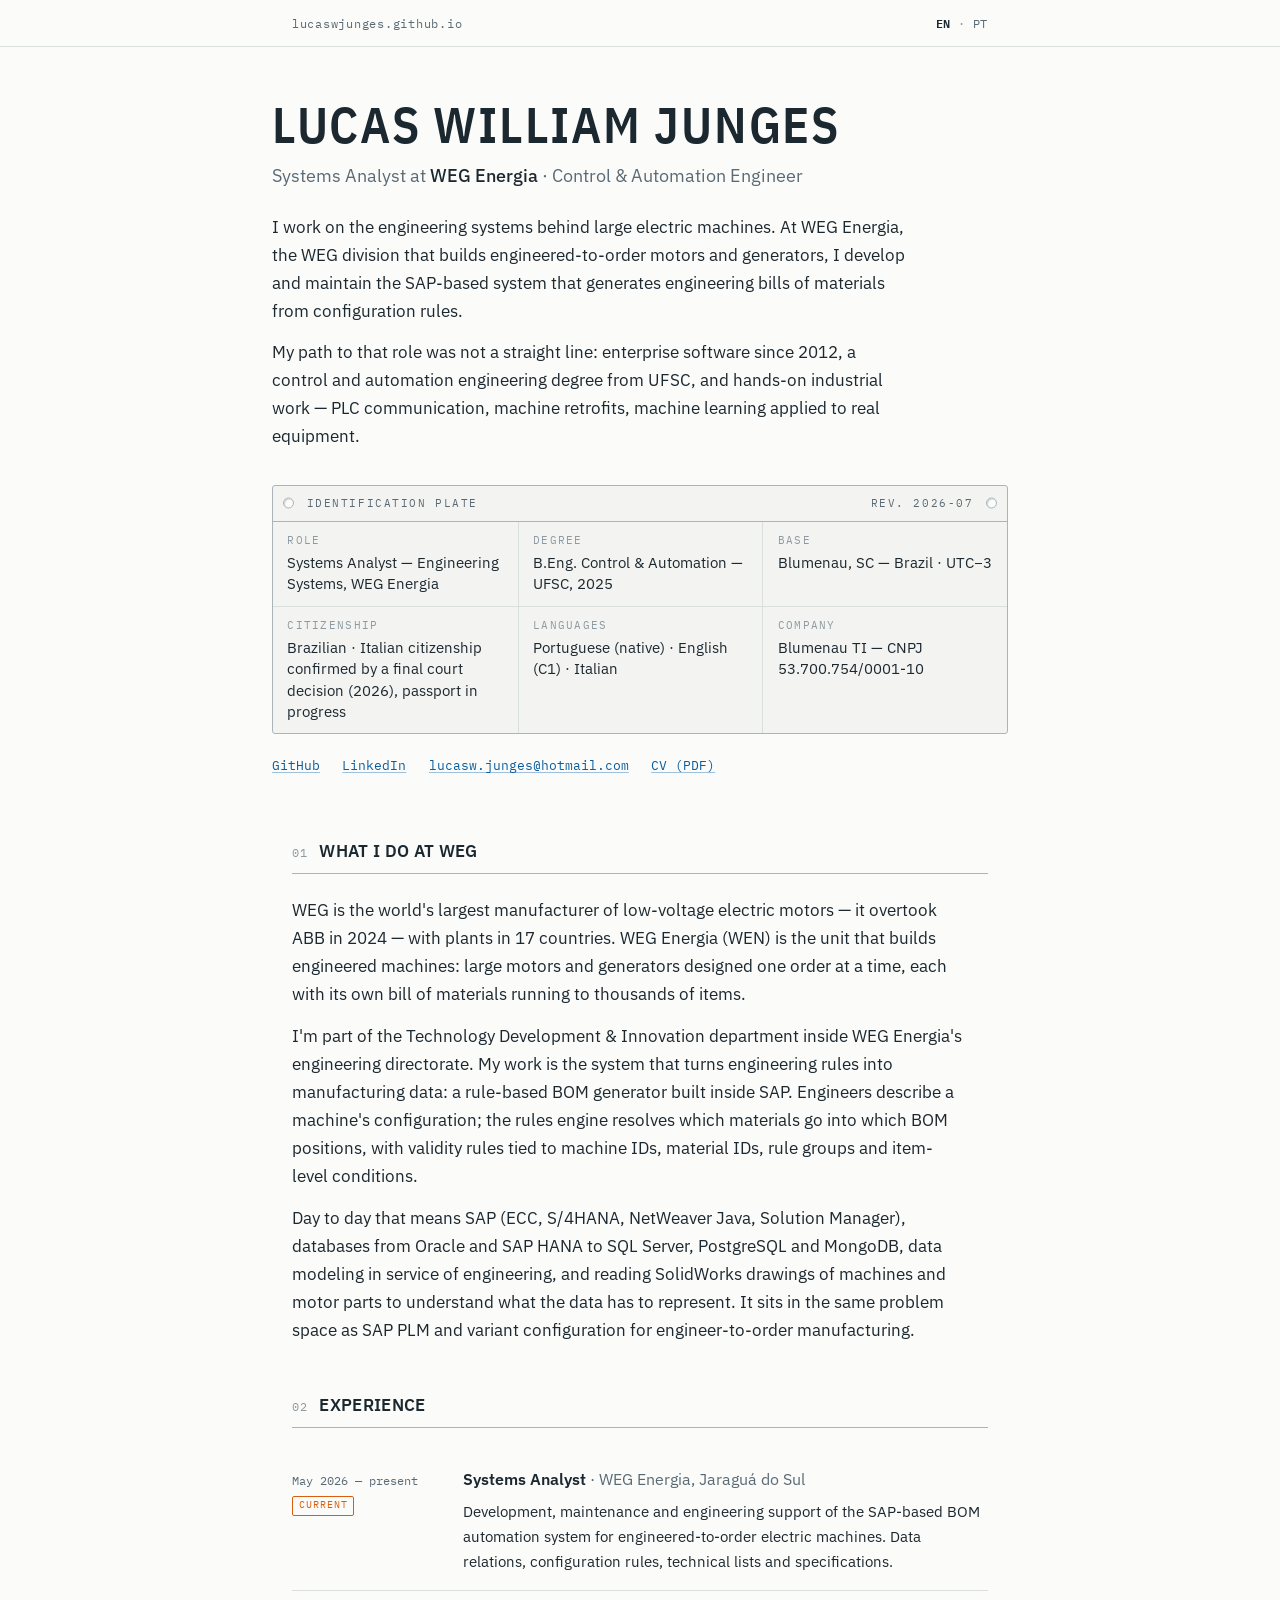
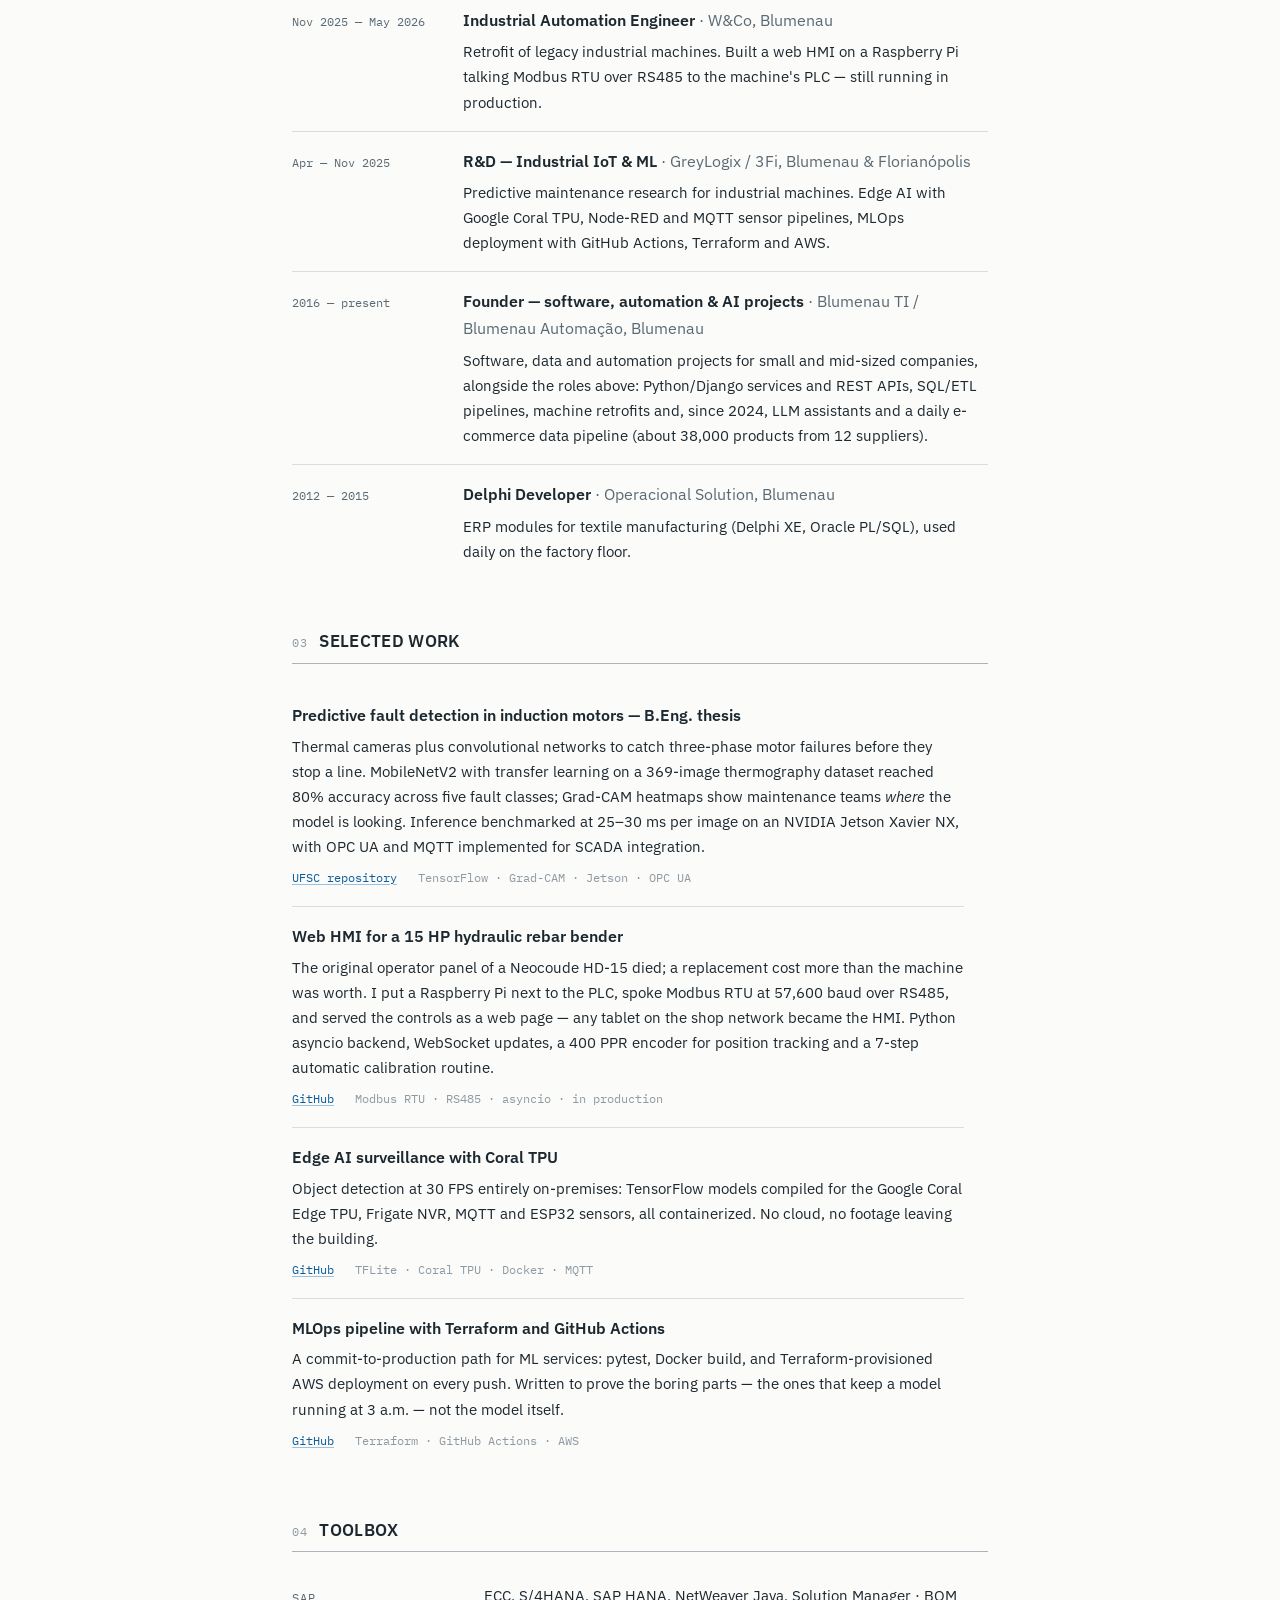
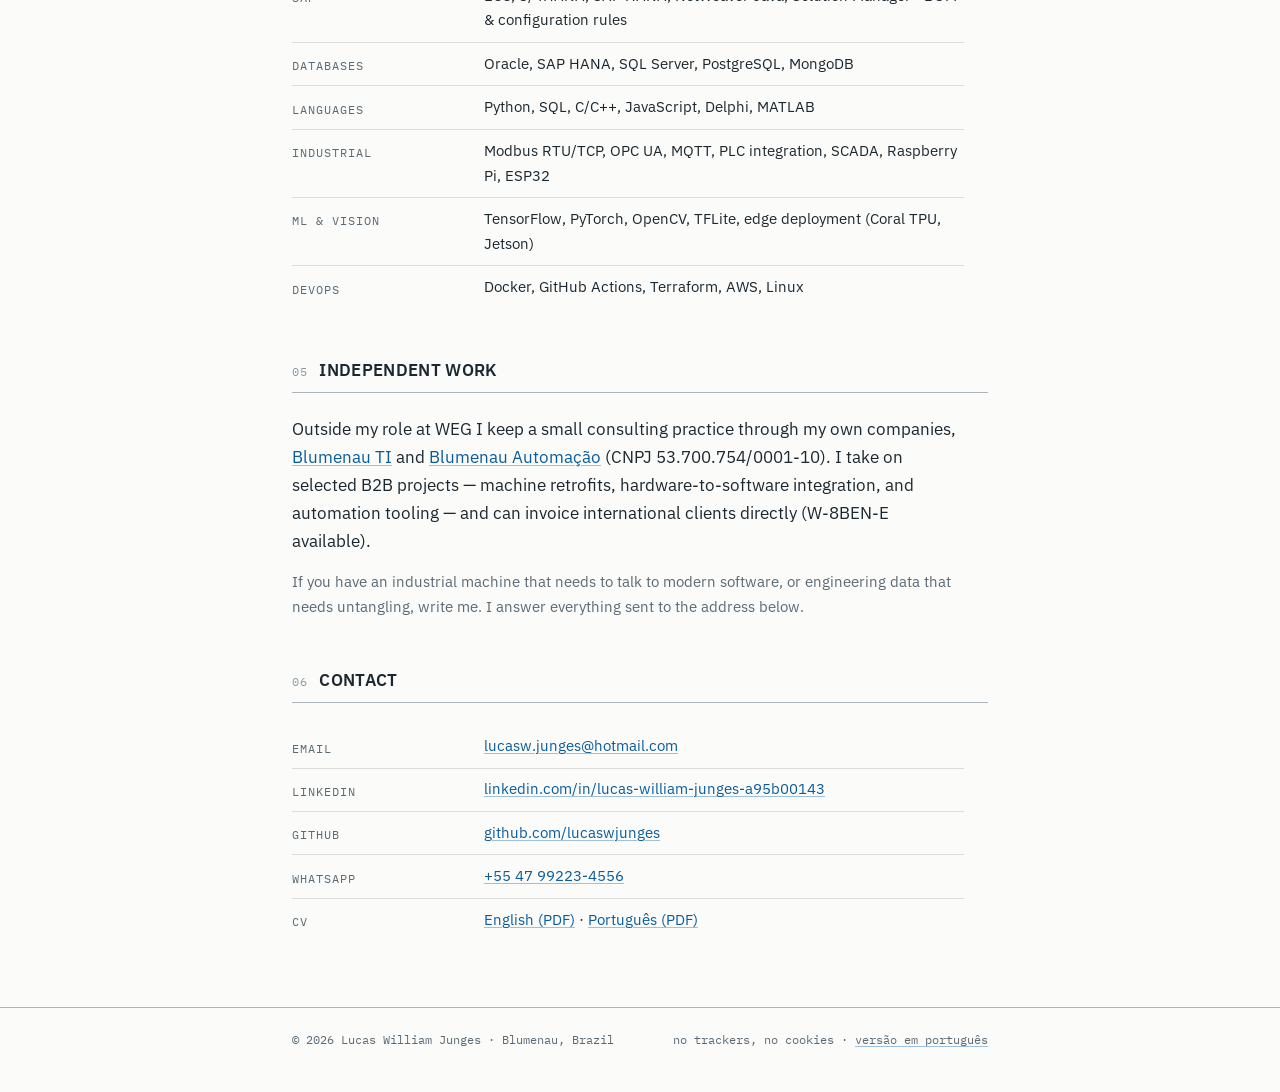
<file: index.html>
<!DOCTYPE html>
<html lang="en">
<head>
    <meta charset="UTF-8">
    <meta name="viewport" content="width=device-width, initial-scale=1.0">

    <title>Lucas William Junges — Systems Analyst at WEG Energia · SAP BOM Automation & Industrial Software</title>
    <meta name="description" content="Systems analyst at WEG Energia working on SAP engineering BOM automation for engineered-to-order electric machines. Control & automation engineer (UFSC), Python, industrial ML. Brazilian and Italian citizen, based in Blumenau, Brazil.">
    <meta name="author" content="Lucas William Junges">
    <meta name="robots" content="index, follow">

    <link rel="canonical" href="https://lucaswjunges.github.io/">
    <link rel="alternate" hreflang="en" href="https://lucaswjunges.github.io/">
    <link rel="alternate" hreflang="pt-BR" href="https://lucaswjunges.github.io/pt/">
    <link rel="alternate" hreflang="x-default" href="https://lucaswjunges.github.io/">

    <meta property="og:type" content="profile">
    <meta property="og:url" content="https://lucaswjunges.github.io/">
    <meta property="og:title" content="Lucas William Junges — Systems Analyst at WEG Energia">
    <meta property="og:description" content="SAP engineering BOM automation for large electric machines. Control & automation engineer, Python, industrial ML. Brazilian and Italian citizen.">
    <meta property="og:locale" content="en_US">
    <meta property="og:locale:alternate" content="pt_BR">

    <link rel="icon" href="favicon.svg" type="image/svg+xml">

    <script type="application/ld+json">
    {
      "@context": "https://schema.org",
      "@type": "ProfilePage",
      "inLanguage": "en",
      "mainEntity": {
        "@type": "Person",
        "@id": "https://lucaswjunges.github.io/#person",
        "name": "Lucas William Junges",
        "alternateName": "Lucas Junges",
        "jobTitle": "Systems Analyst",
        "worksFor": {
          "@type": "Organization",
          "name": "WEG Energia",
          "parentOrganization": { "@type": "Organization", "name": "WEG", "url": "https://www.weg.net" }
        },
        "alumniOf": {
          "@type": "CollegeOrUniversity",
          "name": "Federal University of Santa Catarina (UFSC)"
        },
        "url": "https://lucaswjunges.github.io/",
        "email": "mailto:lucasw.junges@hotmail.com",
        "nationality": { "@type": "Country", "name": "Brazil" },
        "knowsLanguage": ["pt-BR", "en", "it"],
        "address": {
          "@type": "PostalAddress",
          "addressLocality": "Blumenau",
          "addressRegion": "SC",
          "addressCountry": "BR"
        },
        "knowsAbout": [
          "SAP S/4HANA",
          "SAP engineering BOM automation",
          "SAP Variant Configuration",
          "Bill of Materials (BOM)",
          "Engineer-to-order manufacturing",
          "Industrial automation",
          "Control and automation engineering",
          "Electric motors",
          "Python",
          "Machine learning",
          "Predictive maintenance",
          "PLC integration"
        ],
        "sameAs": [
          "https://www.linkedin.com/in/lucas-william-junges-a95b00143",
          "https://github.com/lucaswjunges",
          "https://www.blumenauti.com.br",
          "https://www.blumenauautomacao.com.br"
        ]
      }
    }
    </script>

    <link rel="preconnect" href="https://fonts.googleapis.com">
    <link rel="preconnect" href="https://fonts.gstatic.com" crossorigin>
    <link href="https://fonts.googleapis.com/css2?family=IBM+Plex+Sans+Condensed:wght@600&family=IBM+Plex+Sans:wght@400;500;600&family=IBM+Plex+Mono:wght@400;600&display=swap" rel="stylesheet">
    <link rel="stylesheet" href="css/style.css">
</head>
<body>

    <div class="lang-banner" id="lang-banner">
        <div class="wrap">
            <span>Este site também está disponível em português. <a href="pt/" data-set-lang="pt">Ver em português →</a></span>
            <button type="button" id="lang-banner-dismiss" aria-label="Continuar em inglês">continue in English</button>
        </div>
    </div>

    <header class="topbar">
        <div class="wrap">
            <a class="site-id" href="/">lucaswjunges.github.io</a>
            <nav class="lang-switch" aria-label="Language">
                <span class="current" aria-current="true">EN</span>
                <span class="sep">·</span>
                <a href="pt/" lang="pt-BR" hreflang="pt-BR" data-set-lang="pt">PT</a>
            </nav>
        </div>
    </header>

    <main>
        <div class="masthead wrap">
            <h1>Lucas William Junges</h1>
            <p class="role">Systems Analyst at <strong>WEG Energia</strong> · Control &amp; Automation Engineer</p>

            <div class="intro">
                <p>
                    I work on the engineering systems behind large electric machines. At WEG Energia,
                    the WEG division that builds engineered-to-order motors and generators, I develop and
                    maintain the SAP-based system that generates engineering bills of materials from
                    configuration rules.
                </p>
                <p>
                    My path to that role was not a straight line: enterprise software since 2012, a control
                    and automation engineering degree from UFSC, and hands-on industrial work — PLC
                    communication, machine retrofits, machine learning applied to real equipment.
                </p>
            </div>

            <div class="plate" role="group" aria-label="Identification data">
                <div class="plate-title">
                    <span>Identification plate</span>
                    <span>rev. 2026-07</span>
                </div>
                <dl class="plate-grid">
                    <div class="plate-cell">
                        <dt>Role</dt>
                        <dd>Systems Analyst — Engineering Systems, WEG Energia</dd>
                    </div>
                    <div class="plate-cell">
                        <dt>Degree</dt>
                        <dd>B.Eng. Control &amp; Automation — UFSC, 2025</dd>
                    </div>
                    <div class="plate-cell">
                        <dt>Base</dt>
                        <dd>Blumenau, SC — Brazil · UTC−3</dd>
                    </div>
                    <div class="plate-cell">
                        <dt>Citizenship</dt>
                        <dd>Brazilian · Italian citizenship confirmed by a final court decision (2026), passport in progress</dd>
                    </div>
                    <div class="plate-cell">
                        <dt>Languages</dt>
                        <dd>Portuguese (native) · English (C1) · Italian</dd>
                    </div>
                    <div class="plate-cell">
                        <dt>Company</dt>
                        <dd>Blumenau TI — CNPJ 53.700.754/0001-10</dd>
                    </div>
                </dl>
            </div>

            <nav class="head-links" aria-label="Profiles">
                <a href="https://github.com/lucaswjunges">GitHub</a>
                <a href="https://www.linkedin.com/in/lucas-william-junges-a95b00143">LinkedIn</a>
                <a href="mailto:lucasw.junges@hotmail.com">lucasw.junges@hotmail.com</a>
                <a href="assets/cv/Lucas_Junges_CV_EN.pdf">CV (PDF)</a>
            </nav>
        </div>

        <section id="now" aria-labelledby="now-h">
            <div class="wrap">
                <div class="sec-head">
                    <span class="no">01</span>
                    <h2 id="now-h">What I do at WEG</h2>
                </div>
                <div class="body">
                    <p>
                        WEG is the world's largest manufacturer of low-voltage electric motors — it overtook
                        ABB in 2024 — with plants in 17 countries. WEG Energia (WEN) is the unit that builds
                        engineered machines: large motors and generators designed one order at a time, each
                        with its own bill of materials running to thousands of items.
                    </p>
                    <p>
                        I'm part of the Technology Development &amp; Innovation department inside WEG Energia's
                        engineering directorate. My work is the system that turns engineering rules into
                        manufacturing data: a rule-based BOM generator built inside SAP. Engineers describe a
                        machine's configuration; the rules engine resolves which materials go into which BOM
                        positions, with validity rules tied to machine IDs, material IDs, rule groups and
                        item-level conditions.
                    </p>
                    <p>
                        Day to day that means SAP (ECC, S/4HANA, NetWeaver Java, Solution Manager), databases
                        from Oracle and SAP HANA to SQL Server, PostgreSQL and MongoDB, data modeling in
                        service of engineering, and reading SolidWorks drawings of machines and motor parts to
                        understand what the data has to represent. It sits in the same problem space as SAP
                        PLM and variant configuration for engineer-to-order manufacturing.
                    </p>
                </div>
            </div>
        </section>

        <section id="experience" aria-labelledby="xp-h">
            <div class="wrap">
                <div class="sec-head">
                    <span class="no">02</span>
                    <h2 id="xp-h">Experience</h2>
                </div>
                <ul class="xp">
                    <li>
                        <div class="when">May 2026 — present<br><span class="now">current</span></div>
                        <div>
                            <h3>Systems Analyst <span class="org">· WEG Energia, Jaraguá do Sul</span></h3>
                            <p class="what">
                                Development, maintenance and engineering support of the SAP-based BOM automation
                                system for engineered-to-order electric machines. Data relations, configuration
                                rules, technical lists and specifications.
                            </p>
                        </div>
                    </li>
                    <li>
                        <div class="when">Nov 2025 — May 2026</div>
                        <div>
                            <h3>Industrial Automation Engineer <span class="org">· W&amp;Co, Blumenau</span></h3>
                            <p class="what">
                                Retrofit of legacy industrial machines. Built a web HMI on a Raspberry Pi talking
                                Modbus RTU over RS485 to the machine's PLC — still running in production.
                            </p>
                        </div>
                    </li>
                    <li>
                        <div class="when">Apr — Nov 2025</div>
                        <div>
                            <h3>R&amp;D — Industrial IoT &amp; ML <span class="org">· GreyLogix / 3Fi, Blumenau &amp; Florianópolis</span></h3>
                            <p class="what">
                                Predictive maintenance research for industrial machines. Edge AI with Google Coral
                                TPU, Node-RED and MQTT sensor pipelines, MLOps deployment with GitHub Actions,
                                Terraform and AWS.
                            </p>
                        </div>
                    </li>
                    <li>
                        <div class="when">2016 — present</div>
                        <div>
                            <h3>Founder — software, automation &amp; AI projects <span class="org">· Blumenau TI / Blumenau Automação, Blumenau</span></h3>
                            <p class="what">
                                Software, data and automation projects for small and mid-sized companies, alongside the
                                roles above: Python/Django services and REST APIs, SQL/ETL pipelines, machine retrofits
                                and, since 2024, LLM assistants and a daily e-commerce data pipeline (about 38,000
                                products from 12 suppliers).
                            </p>
                        </div>
                    </li>
                    <li>
                        <div class="when">2012 — 2015</div>
                        <div>
                            <h3>Delphi Developer <span class="org">· Operacional Solution, Blumenau</span></h3>
                            <p class="what">
                                ERP modules for textile manufacturing (Delphi XE, Oracle PL/SQL), used daily on the
                                factory floor.
                            </p>
                        </div>
                    </li>
                </ul>
            </div>
        </section>

        <section id="projects" aria-labelledby="pj-h">
            <div class="wrap">
                <div class="sec-head">
                    <span class="no">03</span>
                    <h2 id="pj-h">Selected work</h2>
                </div>
                <div class="proj">
                    <article>
                        <h3>Predictive fault detection in induction motors — B.Eng. thesis</h3>
                        <p class="desc">
                            Thermal cameras plus convolutional networks to catch three-phase motor failures before
                            they stop a line. MobileNetV2 with transfer learning on a 369-image thermography dataset reached 80% accuracy across
                            five fault classes; Grad-CAM heatmaps show maintenance teams <em>where</em> the model
                            is looking. Inference benchmarked at 25–30 ms per image on an NVIDIA Jetson Xavier NX, with OPC UA
                            and MQTT implemented for SCADA integration.
                        </p>
                        <p class="refs">
                            <a href="https://repositorio.ufsc.br/handle/123456789/271512">UFSC repository</a>
                            <span class="spec">TensorFlow · Grad-CAM · Jetson · OPC UA</span>
                        </p>
                    </article>
                    <article>
                        <h3>Web HMI for a 15 HP hydraulic rebar bender</h3>
                        <p class="desc">
                            The original operator panel of a Neocoude HD-15 died; a replacement cost more than the
                            machine was worth. I put a Raspberry Pi next to the PLC, spoke Modbus RTU at 57,600 baud
                            over RS485, and served the controls as a web page — any tablet on the shop network became
                            the HMI. Python asyncio backend, WebSocket updates, a 400 PPR encoder for position
                            tracking and a 7-step automatic calibration routine.
                        </p>
                        <p class="refs">
                            <a href="https://github.com/lucaswjunges/ihm-dobradeira-neocoude">GitHub</a>
                            <span class="spec">Modbus RTU · RS485 · asyncio · in production</span>
                        </p>
                    </article>
                    <article>
                        <h3>Edge AI surveillance with Coral TPU</h3>
                        <p class="desc">
                            Object detection at 30 FPS entirely on-premises: TensorFlow models compiled for the
                            Google Coral Edge TPU, Frigate NVR, MQTT and ESP32 sensors, all containerized. No cloud,
                            no footage leaving the building.
                        </p>
                        <p class="refs">
                            <a href="https://github.com/lucaswjunges/edge-ai-security-system">GitHub</a>
                            <span class="spec">TFLite · Coral TPU · Docker · MQTT</span>
                        </p>
                    </article>
                    <article>
                        <h3>MLOps pipeline with Terraform and GitHub Actions</h3>
                        <p class="desc">
                            A commit-to-production path for ML services: pytest, Docker build, and
                            Terraform-provisioned AWS deployment on every push. Written to prove the boring parts —
                            the ones that keep a model running at 3 a.m. — not the model itself.
                        </p>
                        <p class="refs">
                            <a href="https://github.com/lucaswjunges/mlops-cicd-terraform">GitHub</a>
                            <span class="spec">Terraform · GitHub Actions · AWS</span>
                        </p>
                    </article>
                </div>
            </div>
        </section>

        <section id="toolbox" aria-labelledby="tb-h">
            <div class="wrap">
                <div class="sec-head">
                    <span class="no">04</span>
                    <h2 id="tb-h">Toolbox</h2>
                </div>
                <ul class="rows">
                    <li><span class="k">SAP</span><span>ECC, S/4HANA, SAP HANA, NetWeaver Java, Solution Manager · BOM &amp; configuration rules</span></li>
                    <li><span class="k">Databases</span><span>Oracle, SAP HANA, SQL Server, PostgreSQL, MongoDB</span></li>
                    <li><span class="k">Languages</span><span>Python, SQL, C/C++, JavaScript, Delphi, MATLAB</span></li>
                    <li><span class="k">Industrial</span><span>Modbus RTU/TCP, OPC UA, MQTT, PLC integration, SCADA, Raspberry Pi, ESP32</span></li>
                    <li><span class="k">ML &amp; vision</span><span>TensorFlow, PyTorch, OpenCV, TFLite, edge deployment (Coral TPU, Jetson)</span></li>
                    <li><span class="k">DevOps</span><span>Docker, GitHub Actions, Terraform, AWS, Linux</span></li>
                </ul>
            </div>
        </section>

        <section id="consulting" aria-labelledby="cs-h">
            <div class="wrap">
                <div class="sec-head">
                    <span class="no">05</span>
                    <h2 id="cs-h">Independent work</h2>
                </div>
                <div class="body">
                    <p>
                        Outside my role at WEG I keep a small consulting practice through my own companies,
                        <a href="https://www.blumenauti.com.br">Blumenau TI</a> and
                        <a href="https://www.blumenauautomacao.com.br">Blumenau Automação</a>
                        (CNPJ 53.700.754/0001-10). I take on selected B2B projects — machine retrofits,
                        hardware-to-software integration, and automation tooling — and can invoice
                        international clients directly (W-8BEN-E available).
                    </p>
                    <p class="note">
                        If you have an industrial machine that needs to talk to modern software, or engineering
                        data that needs untangling, write me. I answer everything sent to the address below.
                    </p>
                </div>
            </div>
        </section>

        <section id="contact" aria-labelledby="ct-h">
            <div class="wrap">
                <div class="sec-head">
                    <span class="no">06</span>
                    <h2 id="ct-h">Contact</h2>
                </div>
                <ul class="rows">
                    <li><span class="k">Email</span><span><a href="mailto:lucasw.junges@hotmail.com">lucasw.junges@hotmail.com</a></span></li>
                    <li><span class="k">LinkedIn</span><span><a href="https://www.linkedin.com/in/lucas-william-junges-a95b00143">linkedin.com/in/lucas-william-junges-a95b00143</a></span></li>
                    <li><span class="k">GitHub</span><span><a href="https://github.com/lucaswjunges">github.com/lucaswjunges</a></span></li>
                    <li><span class="k">WhatsApp</span><span><a href="https://wa.me/5547992234556">+55 47 99223-4556</a></span></li>
                    <li><span class="k">CV</span><span><a href="assets/cv/Lucas_Junges_CV_EN.pdf">English (PDF)</a> · <a href="assets/cv/Lucas_Junges_CV_PT.pdf">Português (PDF)</a></span></li>
                </ul>
            </div>
        </section>
    </main>

    <footer>
        <div class="wrap">
            <span>© 2026 Lucas William Junges · Blumenau, Brazil</span>
            <span class="colophon">no trackers, no cookies · <a href="pt/" data-set-lang="pt">versão em português</a></span>
        </div>
    </footer>

    <script src="js/main.js"></script>
</body>
</html>
</file>
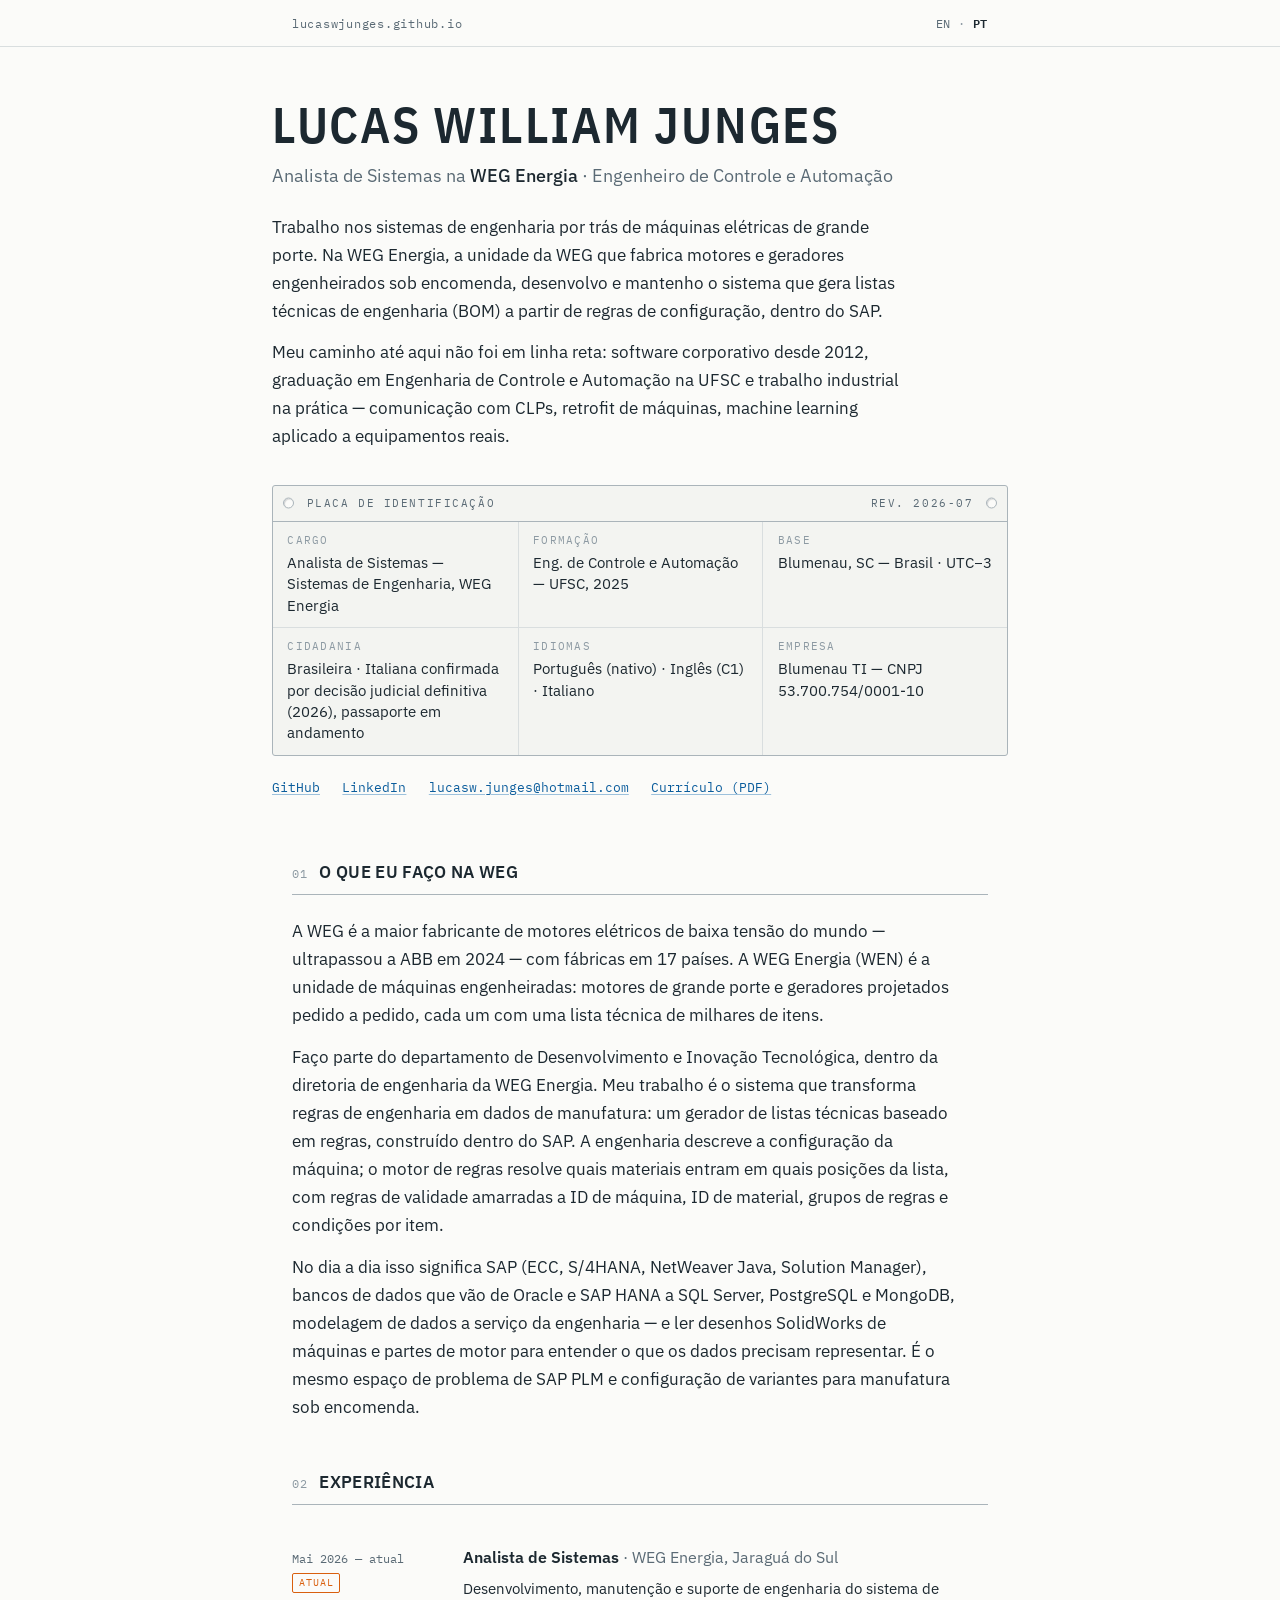
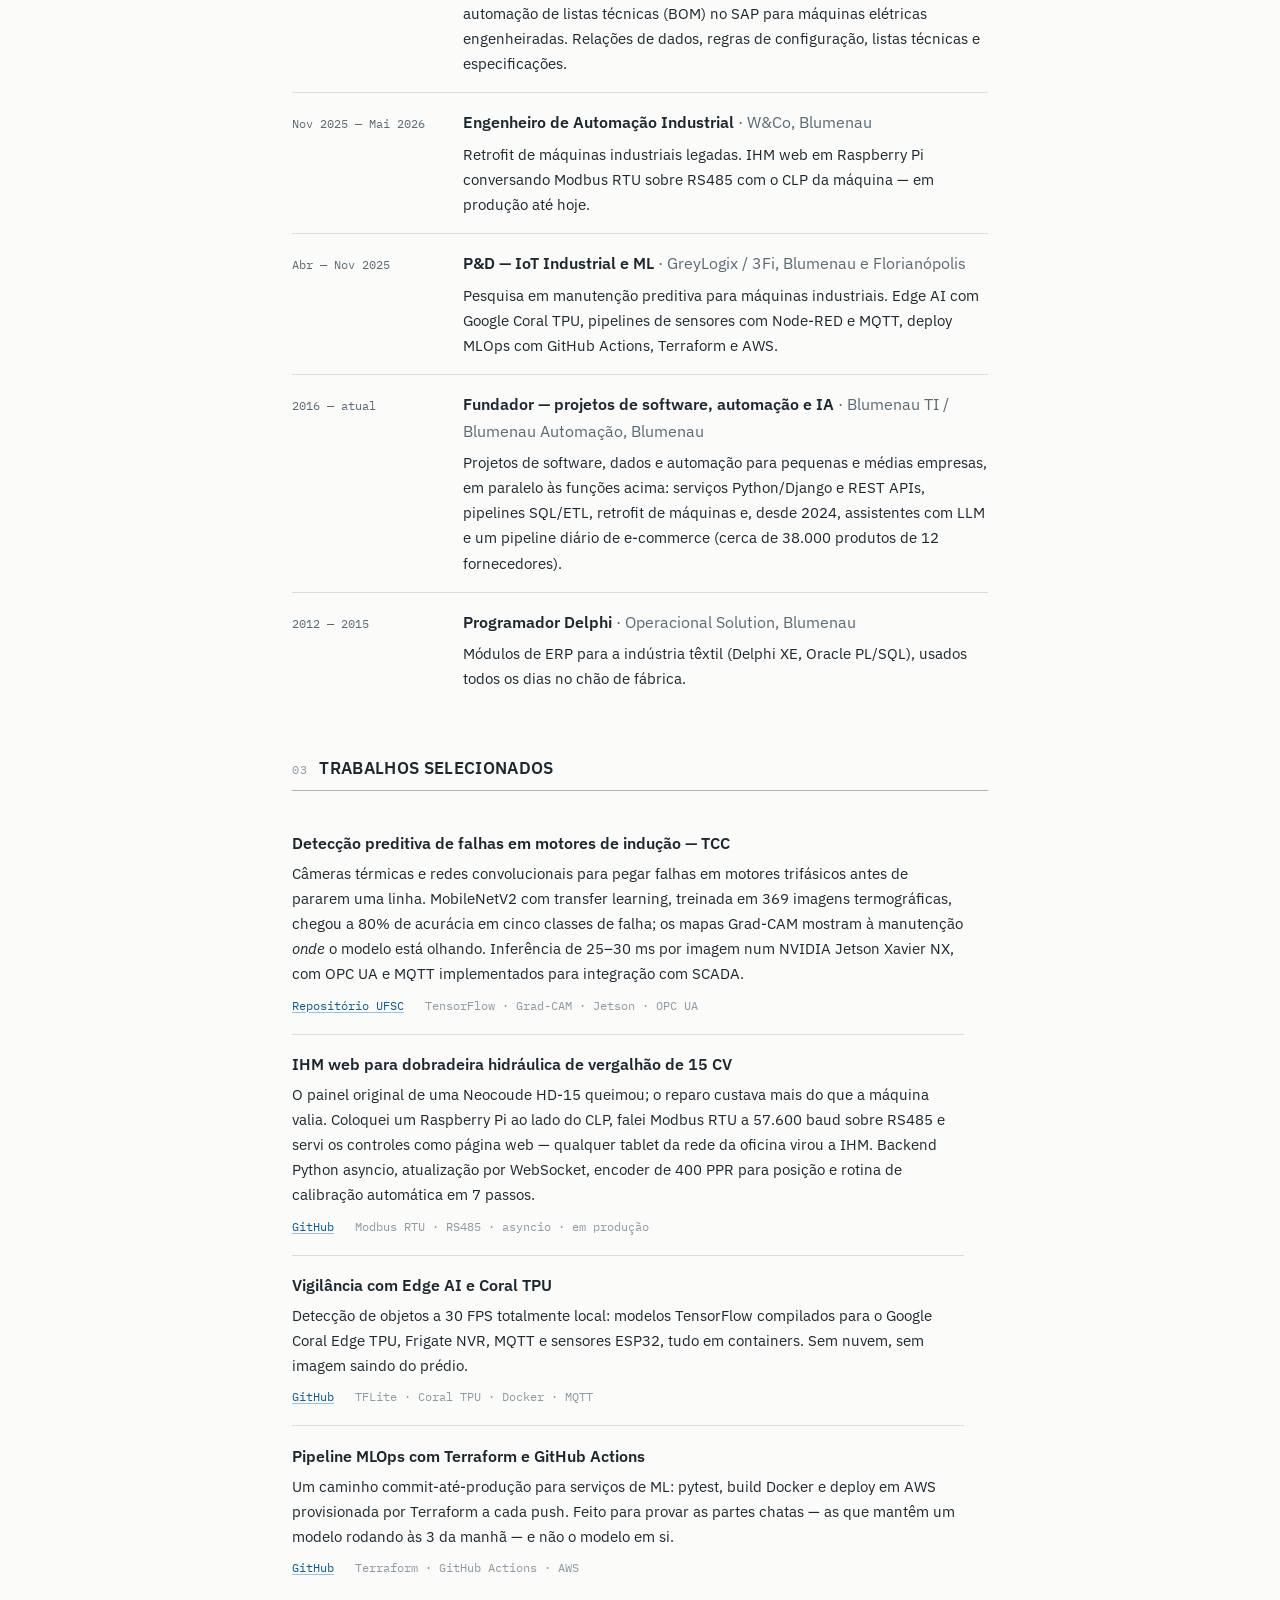
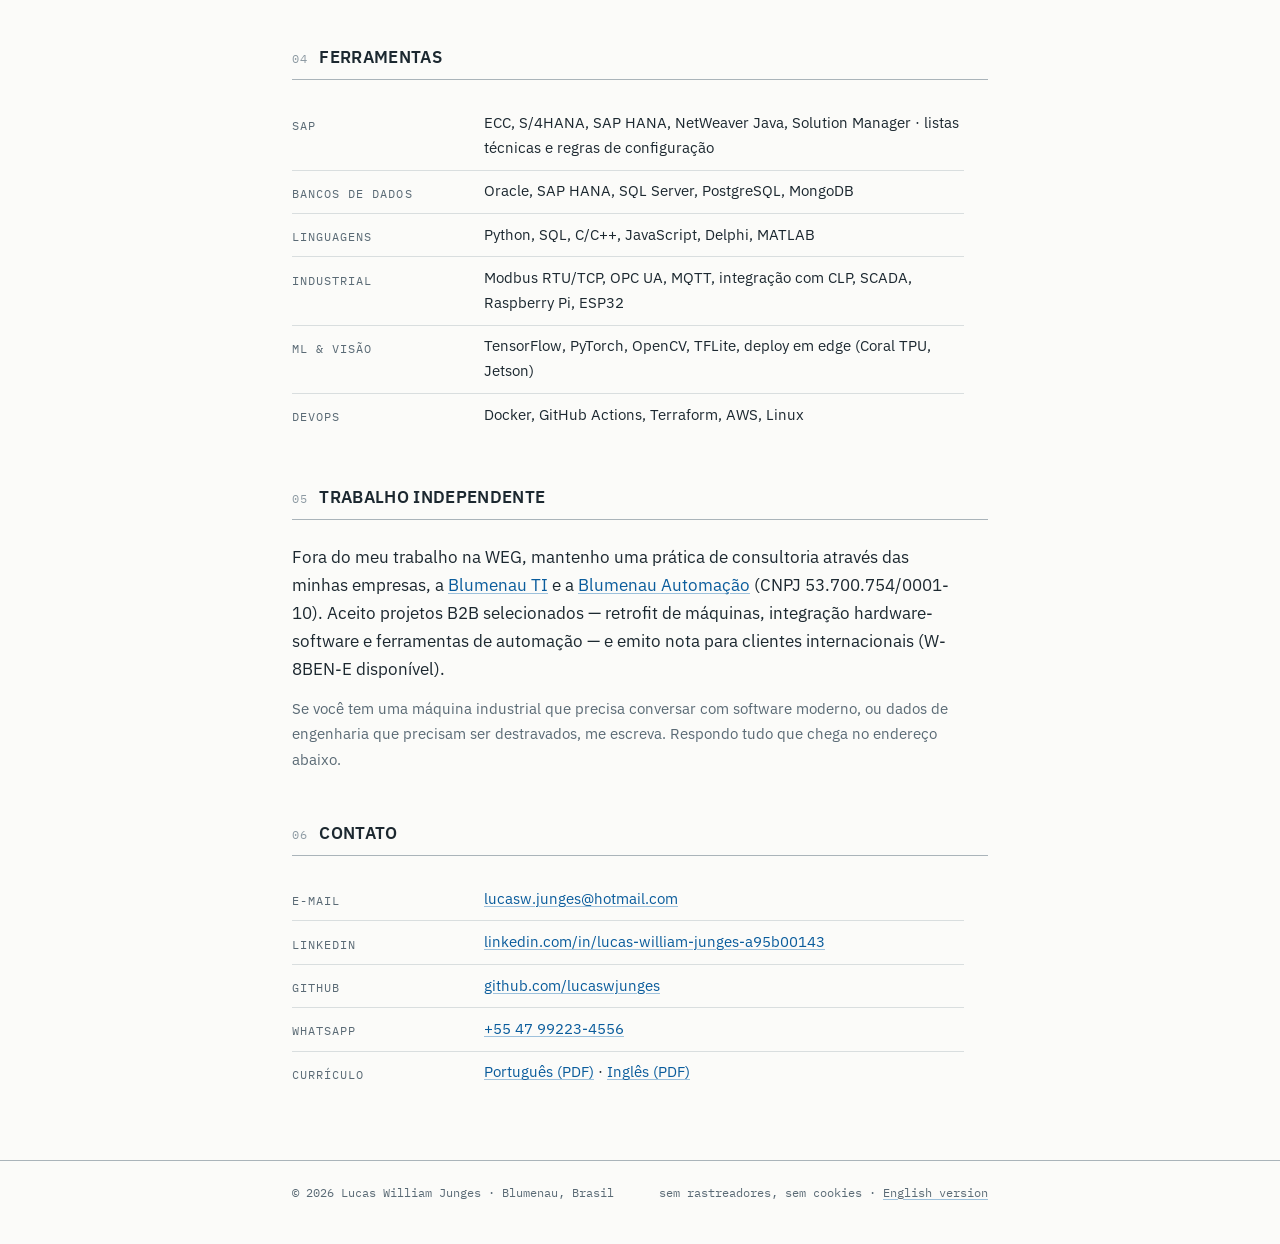
<file: pt/index.html>
<!DOCTYPE html>
<html lang="pt-BR">
<head>
    <meta charset="UTF-8">
    <meta name="viewport" content="width=device-width, initial-scale=1.0">

    <title>Lucas William Junges — Analista de Sistemas na WEG Energia · Automação de BOM no SAP</title>
    <meta name="description" content="Analista de sistemas na WEG Energia: automação de listas técnicas (BOM) no SAP para máquinas elétricas engenheiradas. Engenheiro de Controle e Automação (UFSC), Python, ML industrial. Cidadania brasileira e italiana, Blumenau — SC.">
    <meta name="author" content="Lucas William Junges">
    <meta name="robots" content="index, follow">

    <link rel="canonical" href="https://lucaswjunges.github.io/pt/">
    <link rel="alternate" hreflang="en" href="https://lucaswjunges.github.io/">
    <link rel="alternate" hreflang="pt-BR" href="https://lucaswjunges.github.io/pt/">
    <link rel="alternate" hreflang="x-default" href="https://lucaswjunges.github.io/">

    <meta property="og:type" content="profile">
    <meta property="og:url" content="https://lucaswjunges.github.io/pt/">
    <meta property="og:title" content="Lucas William Junges — Analista de Sistemas na WEG Energia">
    <meta property="og:description" content="Automação de listas técnicas (BOM) no SAP para máquinas elétricas de grande porte. Engenheiro de Controle e Automação (UFSC), Python, ML industrial.">
    <meta property="og:locale" content="pt_BR">
    <meta property="og:locale:alternate" content="en_US">

    <link rel="icon" href="../favicon.svg" type="image/svg+xml">

    <script type="application/ld+json">
    {
      "@context": "https://schema.org",
      "@type": "ProfilePage",
      "inLanguage": "pt-BR",
      "mainEntity": {
        "@type": "Person",
        "@id": "https://lucaswjunges.github.io/#person",
        "name": "Lucas William Junges",
        "alternateName": "Lucas Junges",
        "jobTitle": "Analista de Sistemas",
        "worksFor": {
          "@type": "Organization",
          "name": "WEG Energia",
          "parentOrganization": { "@type": "Organization", "name": "WEG", "url": "https://www.weg.net" }
        },
        "alumniOf": {
          "@type": "CollegeOrUniversity",
          "name": "Universidade Federal de Santa Catarina (UFSC)"
        },
        "url": "https://lucaswjunges.github.io/",
        "email": "mailto:lucasw.junges@hotmail.com",
        "nationality": { "@type": "Country", "name": "Brasil" },
        "knowsLanguage": ["pt-BR", "en", "it"],
        "address": {
          "@type": "PostalAddress",
          "addressLocality": "Blumenau",
          "addressRegion": "SC",
          "addressCountry": "BR"
        },
        "knowsAbout": [
          "SAP S/4HANA",
          "Automação de lista técnica (BOM) no SAP",
          "Configuração de variantes SAP",
          "Lista técnica de engenharia",
          "Manufatura sob encomenda (ETO)",
          "Automação industrial",
          "Engenharia de Controle e Automação",
          "Motores elétricos",
          "Python",
          "Machine learning",
          "Manutenção preditiva",
          "Integração com CLP"
        ],
        "sameAs": [
          "https://www.linkedin.com/in/lucas-william-junges-a95b00143",
          "https://github.com/lucaswjunges",
          "https://www.blumenauti.com.br",
          "https://www.blumenauautomacao.com.br"
        ]
      }
    }
    </script>

    <link rel="preconnect" href="https://fonts.googleapis.com">
    <link rel="preconnect" href="https://fonts.gstatic.com" crossorigin>
    <link href="https://fonts.googleapis.com/css2?family=IBM+Plex+Sans+Condensed:wght@600&family=IBM+Plex+Sans:wght@400;500;600&family=IBM+Plex+Mono:wght@400;600&display=swap" rel="stylesheet">
    <link rel="stylesheet" href="../css/style.css">
</head>
<body>

    <header class="topbar">
        <div class="wrap">
            <a class="site-id" href="/pt/">lucaswjunges.github.io</a>
            <nav class="lang-switch" aria-label="Idioma">
                <a href="../" lang="en" hreflang="en" data-set-lang="en">EN</a>
                <span class="sep">·</span>
                <span class="current" aria-current="true">PT</span>
            </nav>
        </div>
    </header>

    <main>
        <div class="masthead wrap">
            <h1>Lucas William Junges</h1>
            <p class="role">Analista de Sistemas na <strong>WEG Energia</strong> · Engenheiro de Controle e Automação</p>

            <div class="intro">
                <p>
                    Trabalho nos sistemas de engenharia por trás de máquinas elétricas de grande porte. Na
                    WEG Energia, a unidade da WEG que fabrica motores e geradores engenheirados sob encomenda,
                    desenvolvo e mantenho o sistema que gera listas técnicas de engenharia (BOM) a partir de
                    regras de configuração, dentro do SAP.
                </p>
                <p>
                    Meu caminho até aqui não foi em linha reta: software corporativo desde 2012, graduação em
                    Engenharia de Controle e Automação na UFSC e trabalho industrial na prática — comunicação
                    com CLPs, retrofit de máquinas, machine learning aplicado a equipamentos reais.
                </p>
            </div>

            <div class="plate" role="group" aria-label="Dados de identificação">
                <div class="plate-title">
                    <span>Placa de identificação</span>
                    <span>rev. 2026-07</span>
                </div>
                <dl class="plate-grid">
                    <div class="plate-cell">
                        <dt>Cargo</dt>
                        <dd>Analista de Sistemas — Sistemas de Engenharia, WEG Energia</dd>
                    </div>
                    <div class="plate-cell">
                        <dt>Formação</dt>
                        <dd>Eng. de Controle e Automação — UFSC, 2025</dd>
                    </div>
                    <div class="plate-cell">
                        <dt>Base</dt>
                        <dd>Blumenau, SC — Brasil · UTC−3</dd>
                    </div>
                    <div class="plate-cell">
                        <dt>Cidadania</dt>
                        <dd>Brasileira · Italiana confirmada por decisão judicial definitiva (2026), passaporte em andamento</dd>
                    </div>
                    <div class="plate-cell">
                        <dt>Idiomas</dt>
                        <dd>Português (nativo) · Inglês (C1) · Italiano</dd>
                    </div>
                    <div class="plate-cell">
                        <dt>Empresa</dt>
                        <dd>Blumenau TI — CNPJ 53.700.754/0001-10</dd>
                    </div>
                </dl>
            </div>

            <nav class="head-links" aria-label="Perfis">
                <a href="https://github.com/lucaswjunges">GitHub</a>
                <a href="https://www.linkedin.com/in/lucas-william-junges-a95b00143">LinkedIn</a>
                <a href="mailto:lucasw.junges@hotmail.com">lucasw.junges@hotmail.com</a>
                <a href="../assets/cv/Lucas_Junges_CV_PT.pdf">Currículo (PDF)</a>
            </nav>
        </div>

        <section id="agora" aria-labelledby="now-h">
            <div class="wrap">
                <div class="sec-head">
                    <span class="no">01</span>
                    <h2 id="now-h">O que eu faço na WEG</h2>
                </div>
                <div class="body">
                    <p>
                        A WEG é a maior fabricante de motores elétricos de baixa tensão do mundo — ultrapassou a
                        ABB em 2024 — com fábricas em 17 países. A WEG Energia (WEN) é a unidade de máquinas
                        engenheiradas: motores de grande porte e geradores projetados pedido a pedido, cada um
                        com uma lista técnica de milhares de itens.
                    </p>
                    <p>
                        Faço parte do departamento de Desenvolvimento e Inovação Tecnológica, dentro da diretoria
                        de engenharia da WEG Energia. Meu trabalho é o sistema que transforma regras de engenharia
                        em dados de manufatura: um gerador de listas técnicas baseado em regras, construído dentro
                        do SAP. A engenharia descreve a configuração da máquina; o motor de regras resolve quais
                        materiais entram em quais posições da lista, com regras de validade amarradas a ID de
                        máquina, ID de material, grupos de regras e condições por item.
                    </p>
                    <p>
                        No dia a dia isso significa SAP (ECC, S/4HANA, NetWeaver Java, Solution Manager), bancos
                        de dados que vão de Oracle e SAP HANA a SQL Server, PostgreSQL e MongoDB, modelagem de
                        dados a serviço da engenharia — e ler desenhos SolidWorks de máquinas e partes de motor
                        para entender o que os dados precisam representar. É o mesmo espaço de problema de SAP
                        PLM e configuração de variantes para manufatura sob encomenda.
                    </p>
                </div>
            </div>
        </section>

        <section id="experiencia" aria-labelledby="xp-h">
            <div class="wrap">
                <div class="sec-head">
                    <span class="no">02</span>
                    <h2 id="xp-h">Experiência</h2>
                </div>
                <ul class="xp">
                    <li>
                        <div class="when">Mai 2026 — atual<br><span class="now">atual</span></div>
                        <div>
                            <h3>Analista de Sistemas <span class="org">· WEG Energia, Jaraguá do Sul</span></h3>
                            <p class="what">
                                Desenvolvimento, manutenção e suporte de engenharia do sistema de automação de
                                listas técnicas (BOM) no SAP para máquinas elétricas engenheiradas. Relações de
                                dados, regras de configuração, listas técnicas e especificações.
                            </p>
                        </div>
                    </li>
                    <li>
                        <div class="when">Nov 2025 — Mai 2026</div>
                        <div>
                            <h3>Engenheiro de Automação Industrial <span class="org">· W&amp;Co, Blumenau</span></h3>
                            <p class="what">
                                Retrofit de máquinas industriais legadas. IHM web em Raspberry Pi conversando
                                Modbus RTU sobre RS485 com o CLP da máquina — em produção até hoje.
                            </p>
                        </div>
                    </li>
                    <li>
                        <div class="when">Abr — Nov 2025</div>
                        <div>
                            <h3>P&amp;D — IoT Industrial e ML <span class="org">· GreyLogix / 3Fi, Blumenau e Florianópolis</span></h3>
                            <p class="what">
                                Pesquisa em manutenção preditiva para máquinas industriais. Edge AI com Google
                                Coral TPU, pipelines de sensores com Node-RED e MQTT, deploy MLOps com GitHub
                                Actions, Terraform e AWS.
                            </p>
                        </div>
                    </li>
                    <li>
                        <div class="when">2016 — atual</div>
                        <div>
                            <h3>Fundador — projetos de software, automação e IA <span class="org">· Blumenau TI / Blumenau Automação, Blumenau</span></h3>
                            <p class="what">
                                Projetos de software, dados e automação para pequenas e médias empresas, em paralelo às
                                funções acima: serviços Python/Django e REST APIs, pipelines SQL/ETL, retrofit de máquinas
                                e, desde 2024, assistentes com LLM e um pipeline diário de e-commerce (cerca de 38.000
                                produtos de 12 fornecedores).
                            </p>
                        </div>
                    </li>
                    <li>
                        <div class="when">2012 — 2015</div>
                        <div>
                            <h3>Programador Delphi <span class="org">· Operacional Solution, Blumenau</span></h3>
                            <p class="what">
                                Módulos de ERP para a indústria têxtil (Delphi XE, Oracle PL/SQL), usados todos os
                                dias no chão de fábrica.
                            </p>
                        </div>
                    </li>
                </ul>
            </div>
        </section>

        <section id="projetos" aria-labelledby="pj-h">
            <div class="wrap">
                <div class="sec-head">
                    <span class="no">03</span>
                    <h2 id="pj-h">Trabalhos selecionados</h2>
                </div>
                <div class="proj">
                    <article>
                        <h3>Detecção preditiva de falhas em motores de indução — TCC</h3>
                        <p class="desc">
                            Câmeras térmicas e redes convolucionais para pegar falhas em motores trifásicos antes
                            de pararem uma linha. MobileNetV2 com transfer learning, treinada em 369 imagens termográficas, chegou a 80% de
                            acurácia em cinco classes de falha; os mapas Grad-CAM mostram à manutenção <em>onde</em> o
                            modelo está olhando. Inferência de 25–30 ms por imagem num NVIDIA Jetson Xavier NX, com OPC UA e MQTT
                            implementados para integração com SCADA.
                        </p>
                        <p class="refs">
                            <a href="https://repositorio.ufsc.br/handle/123456789/271512">Repositório UFSC</a>
                            <span class="spec">TensorFlow · Grad-CAM · Jetson · OPC UA</span>
                        </p>
                    </article>
                    <article>
                        <h3>IHM web para dobradeira hidráulica de vergalhão de 15 CV</h3>
                        <p class="desc">
                            O painel original de uma Neocoude HD-15 queimou; o reparo custava mais do que a máquina
                            valia. Coloquei um Raspberry Pi ao lado do CLP, falei Modbus RTU a 57.600 baud sobre
                            RS485 e servi os controles como página web — qualquer tablet da rede da oficina virou a
                            IHM. Backend Python asyncio, atualização por WebSocket, encoder de 400 PPR para posição
                            e rotina de calibração automática em 7 passos.
                        </p>
                        <p class="refs">
                            <a href="https://github.com/lucaswjunges/ihm-dobradeira-neocoude">GitHub</a>
                            <span class="spec">Modbus RTU · RS485 · asyncio · em produção</span>
                        </p>
                    </article>
                    <article>
                        <h3>Vigilância com Edge AI e Coral TPU</h3>
                        <p class="desc">
                            Detecção de objetos a 30 FPS totalmente local: modelos TensorFlow compilados para o
                            Google Coral Edge TPU, Frigate NVR, MQTT e sensores ESP32, tudo em containers. Sem
                            nuvem, sem imagem saindo do prédio.
                        </p>
                        <p class="refs">
                            <a href="https://github.com/lucaswjunges/edge-ai-security-system">GitHub</a>
                            <span class="spec">TFLite · Coral TPU · Docker · MQTT</span>
                        </p>
                    </article>
                    <article>
                        <h3>Pipeline MLOps com Terraform e GitHub Actions</h3>
                        <p class="desc">
                            Um caminho commit-até-produção para serviços de ML: pytest, build Docker e deploy em
                            AWS provisionada por Terraform a cada push. Feito para provar as partes chatas — as que
                            mantêm um modelo rodando às 3 da manhã — e não o modelo em si.
                        </p>
                        <p class="refs">
                            <a href="https://github.com/lucaswjunges/mlops-cicd-terraform">GitHub</a>
                            <span class="spec">Terraform · GitHub Actions · AWS</span>
                        </p>
                    </article>
                </div>
            </div>
        </section>

        <section id="ferramentas" aria-labelledby="tb-h">
            <div class="wrap">
                <div class="sec-head">
                    <span class="no">04</span>
                    <h2 id="tb-h">Ferramentas</h2>
                </div>
                <ul class="rows">
                    <li><span class="k">SAP</span><span>ECC, S/4HANA, SAP HANA, NetWeaver Java, Solution Manager · listas técnicas e regras de configuração</span></li>
                    <li><span class="k">Bancos de dados</span><span>Oracle, SAP HANA, SQL Server, PostgreSQL, MongoDB</span></li>
                    <li><span class="k">Linguagens</span><span>Python, SQL, C/C++, JavaScript, Delphi, MATLAB</span></li>
                    <li><span class="k">Industrial</span><span>Modbus RTU/TCP, OPC UA, MQTT, integração com CLP, SCADA, Raspberry Pi, ESP32</span></li>
                    <li><span class="k">ML &amp; visão</span><span>TensorFlow, PyTorch, OpenCV, TFLite, deploy em edge (Coral TPU, Jetson)</span></li>
                    <li><span class="k">DevOps</span><span>Docker, GitHub Actions, Terraform, AWS, Linux</span></li>
                </ul>
            </div>
        </section>

        <section id="consultoria" aria-labelledby="cs-h">
            <div class="wrap">
                <div class="sec-head">
                    <span class="no">05</span>
                    <h2 id="cs-h">Trabalho independente</h2>
                </div>
                <div class="body">
                    <p>
                        Fora do meu trabalho na WEG, mantenho uma prática de consultoria através das minhas
                        empresas, a <a href="https://www.blumenauti.com.br">Blumenau TI</a> e a
                        <a href="https://www.blumenauautomacao.com.br">Blumenau Automação</a>
                        (CNPJ 53.700.754/0001-10). Aceito projetos B2B selecionados — retrofit de máquinas,
                        integração hardware-software e ferramentas de automação — e emito nota para clientes
                        internacionais (W-8BEN-E disponível).
                    </p>
                    <p class="note">
                        Se você tem uma máquina industrial que precisa conversar com software moderno, ou dados
                        de engenharia que precisam ser destravados, me escreva. Respondo tudo que chega no
                        endereço abaixo.
                    </p>
                </div>
            </div>
        </section>

        <section id="contato" aria-labelledby="ct-h">
            <div class="wrap">
                <div class="sec-head">
                    <span class="no">06</span>
                    <h2 id="ct-h">Contato</h2>
                </div>
                <ul class="rows">
                    <li><span class="k">E-mail</span><span><a href="mailto:lucasw.junges@hotmail.com">lucasw.junges@hotmail.com</a></span></li>
                    <li><span class="k">LinkedIn</span><span><a href="https://www.linkedin.com/in/lucas-william-junges-a95b00143">linkedin.com/in/lucas-william-junges-a95b00143</a></span></li>
                    <li><span class="k">GitHub</span><span><a href="https://github.com/lucaswjunges">github.com/lucaswjunges</a></span></li>
                    <li><span class="k">WhatsApp</span><span><a href="https://wa.me/5547992234556">+55 47 99223-4556</a></span></li>
                    <li><span class="k">Currículo</span><span><a href="../assets/cv/Lucas_Junges_CV_PT.pdf">Português (PDF)</a> · <a href="../assets/cv/Lucas_Junges_CV_EN.pdf">Inglês (PDF)</a></span></li>
                </ul>
            </div>
        </section>
    </main>

    <footer>
        <div class="wrap">
            <span>© 2026 Lucas William Junges · Blumenau, Brasil</span>
            <span class="colophon">sem rastreadores, sem cookies · <a href="../" data-set-lang="en">English version</a></span>
        </div>
    </footer>

    <script src="../js/main.js"></script>
</body>
</html>
</file>
<file: css/style.css>
/* ==========================================================================
   lucaswjunges.github.io — engineering-datasheet aesthetic
   Type: IBM Plex Sans (body) · IBM Plex Mono (labels/data)
   ========================================================================== */

:root {
  --paper: #fbfbf9;
  --ink: #1c2830;
  --steel: #5a6a75;
  --faint: #8d9aa3;
  --line: #d9dedf;
  --line-strong: #aab4ba;
  --accent: #0a5c9c;
  --accent-ink: #084a7e;
  --mark: #d95f0e;
  --plate: #f3f4f1;
  --max: 46rem;
}

* { margin: 0; padding: 0; box-sizing: border-box; }

html {
  color-scheme: light;
  scroll-behavior: smooth;
}

@media (prefers-reduced-motion: reduce) {
  html { scroll-behavior: auto; }
  *, *::before, *::after { animation: none !important; transition: none !important; }
}

body {
  font-family: "IBM Plex Sans", -apple-system, "Segoe UI", sans-serif;
  font-size: 1.0625rem;
  line-height: 1.65;
  color: var(--ink);
  background: var(--paper);
  -webkit-font-smoothing: antialiased;
}

::selection { background: #cfe3f3; }

a {
  color: var(--accent);
  text-decoration: underline;
  text-decoration-thickness: 1px;
  text-underline-offset: 2px;
  text-decoration-color: #9dc1dc;
}
a:hover { color: var(--accent-ink); text-decoration-color: var(--accent-ink); }
a:focus-visible,
button:focus-visible {
  outline: 2px solid var(--accent);
  outline-offset: 2px;
  border-radius: 1px;
}

.wrap {
  max-width: var(--max);
  margin: 0 auto;
  padding: 0 1.25rem;
}

/* --------------------------------------------------------------------------
   Language suggestion banner (shown only when browser language differs)
   -------------------------------------------------------------------------- */

.lang-banner {
  display: none;
  background: #103a5c;
  color: #e8eef3;
  font-size: 0.88rem;
}
.lang-banner.show { display: block; }
.lang-banner .wrap {
  display: flex;
  align-items: center;
  justify-content: space-between;
  gap: 1rem;
  padding-top: 0.55rem;
  padding-bottom: 0.55rem;
}
.lang-banner a { color: #ffffff; font-weight: 600; }
.lang-banner button {
  background: none;
  border: 1px solid #4a6f8e;
  color: #c8d6e0;
  font: inherit;
  font-size: 0.78rem;
  padding: 0.15rem 0.6rem;
  border-radius: 2px;
  cursor: pointer;
}
.lang-banner button:hover { color: #ffffff; border-color: #7d9cb5; }

/* --------------------------------------------------------------------------
   Top bar: site id + language switch
   -------------------------------------------------------------------------- */

.topbar {
  border-bottom: 1px solid var(--line);
  background: var(--paper);
}

.topbar .wrap {
  display: flex;
  align-items: baseline;
  justify-content: space-between;
  padding-top: 0.8rem;
  padding-bottom: 0.8rem;
}

.topbar .site-id {
  font-family: "IBM Plex Mono", ui-monospace, monospace;
  font-size: 0.78rem;
  letter-spacing: 0.06em;
  color: var(--steel);
  text-decoration: none;
}
.topbar .site-id:hover { color: var(--ink); }

.lang-switch {
  font-family: "IBM Plex Mono", ui-monospace, monospace;
  font-size: 0.78rem;
  letter-spacing: 0.04em;
}
.lang-switch .sep { color: var(--faint); }
.lang-switch .current { color: var(--ink); font-weight: 600; }
.lang-switch a { text-decoration: none; color: var(--steel); }
.lang-switch a:hover { color: var(--accent-ink); text-decoration: underline; }

/* --------------------------------------------------------------------------
   Header: intro + nameplate (signature element)
   -------------------------------------------------------------------------- */

.masthead { padding: 3.2rem 0 1.4rem; }

.masthead h1 {
  font-family: "IBM Plex Sans Condensed", "IBM Plex Sans", sans-serif;
  font-size: clamp(2.1rem, 6vw, 3.1rem);
  font-weight: 600;
  letter-spacing: 0.035em;
  line-height: 1.1;
  text-transform: uppercase;
}

.masthead .role {
  margin-top: 0.45rem;
  font-size: clamp(1.02rem, 2.6vw, 1.15rem);
  color: var(--steel);
  font-weight: 400;
}
.masthead .role strong { color: var(--ink); font-weight: 500; }

.masthead .intro {
  margin-top: 1.4rem;
  max-width: 40rem;
}
.masthead .intro p + p { margin-top: 0.8rem; }

/* Nameplate — spec grid modeled on an electric-motor rating plate */

.plate {
  margin-top: 2.2rem;
  border: 1px solid var(--line-strong);
  background: var(--plate);
  border-radius: 3px;
  overflow: hidden;
}

.plate-title {
  display: flex;
  justify-content: space-between;
  align-items: baseline;
  gap: 1rem;
  padding: 0.5rem 2.1rem;
  border-bottom: 1px solid var(--line-strong);
  font-family: "IBM Plex Mono", ui-monospace, monospace;
  font-size: 0.7rem;
  letter-spacing: 0.14em;
  text-transform: uppercase;
  color: var(--steel);
  position: relative;
}

/* mounting-screw holes, like a real rating plate */
.plate-title::before,
.plate-title::after {
  content: "";
  position: absolute;
  top: 50%;
  width: 9px;
  height: 9px;
  transform: translateY(-50%);
  border-radius: 50%;
  background: var(--paper);
  border: 1px solid var(--line-strong);
  box-shadow: inset 1px 1px 1px rgba(28, 40, 48, 0.18);
}
.plate-title::before { left: 0.6rem; }
.plate-title::after { right: 0.6rem; }

.plate-grid {
  display: grid;
  grid-template-columns: repeat(3, 1fr);
}

.plate-cell {
  padding: 0.65rem 0.9rem 0.7rem;
  border-top: 1px solid var(--line);
  border-left: 1px solid var(--line);
}
.plate-cell:nth-child(3n + 1) { border-left: none; }
.plate-cell:nth-child(-n + 3) { border-top: none; }

.plate-cell dt {
  font-family: "IBM Plex Mono", ui-monospace, monospace;
  font-size: 0.66rem;
  letter-spacing: 0.12em;
  text-transform: uppercase;
  color: var(--faint);
  margin-bottom: 0.15rem;
}

.plate-cell dd {
  font-size: 0.92rem;
  line-height: 1.45;
}

@media (max-width: 620px) {
  .plate-grid { grid-template-columns: 1fr 1fr; }
  .plate-cell:nth-child(3n + 1) { border-left: 1px solid var(--line); }
  .plate-cell:nth-child(odd) { border-left: none; }
  .plate-cell:nth-child(-n + 3) { border-top: 1px solid var(--line); }
  .plate-cell:nth-child(-n + 2) { border-top: none; }
}

.head-links {
  margin-top: 1.3rem;
  display: flex;
  flex-wrap: wrap;
  gap: 0.4rem 1.4rem;
  font-family: "IBM Plex Mono", ui-monospace, monospace;
  font-size: 0.82rem;
}

/* --------------------------------------------------------------------------
   Sections — numbered like a technical document
   -------------------------------------------------------------------------- */

section { padding: 2.4rem 0 0.6rem; }

.sec-head {
  display: flex;
  align-items: baseline;
  gap: 0.75rem;
  border-bottom: 1px solid var(--line-strong);
  padding-bottom: 0.45rem;
  margin-bottom: 1.4rem;
}

.sec-head .no {
  font-family: "IBM Plex Mono", ui-monospace, monospace;
  font-size: 0.75rem;
  color: var(--faint);
  letter-spacing: 0.05em;
}

.sec-head h2 {
  font-size: 1.05rem;
  font-weight: 600;
  letter-spacing: 0.02em;
  text-transform: uppercase;
}

section .body { max-width: 42rem; }
section .body p + p { margin-top: 0.85rem; }

.note {
  color: var(--steel);
  font-size: 0.95rem;
}

/* --------------------------------------------------------------------------
   Experience — dated ledger
   -------------------------------------------------------------------------- */

.xp { list-style: none; }

.xp li {
  display: grid;
  grid-template-columns: 9.5rem 1fr;
  gap: 1.2rem;
  padding: 1rem 0;
  border-bottom: 1px solid var(--line);
}
.xp li:last-child { border-bottom: none; }

.xp .when {
  font-family: "IBM Plex Mono", ui-monospace, monospace;
  font-size: 0.78rem;
  color: var(--steel);
  padding-top: 0.25rem;
}

.xp .when .now {
  display: inline-block;
  margin-top: 0.3rem;
  font-size: 0.64rem;
  letter-spacing: 0.1em;
  text-transform: uppercase;
  color: var(--mark);
  border: 1px solid currentColor;
  border-radius: 2px;
  padding: 0.05rem 0.35rem;
}

.xp h3 {
  font-size: 1.02rem;
  font-weight: 600;
}
.xp .org { color: var(--steel); font-weight: 400; }

.xp .what {
  margin-top: 0.35rem;
  font-size: 0.95rem;
}

@media (max-width: 560px) {
  .xp li { grid-template-columns: 1fr; gap: 0.3rem; }
  .xp .when { padding-top: 0; }
}

/* --------------------------------------------------------------------------
   Projects — engineering log entries
   -------------------------------------------------------------------------- */

.proj { max-width: 42rem; }

.proj article {
  padding: 1.15rem 0;
  border-bottom: 1px solid var(--line);
}
.proj article:last-child { border-bottom: none; }

.proj h3 {
  font-size: 1.02rem;
  font-weight: 600;
  line-height: 1.4;
}

.proj .desc {
  margin-top: 0.4rem;
  font-size: 0.95rem;
}

.proj .refs {
  margin-top: 0.5rem;
  font-family: "IBM Plex Mono", ui-monospace, monospace;
  font-size: 0.78rem;
  display: flex;
  flex-wrap: wrap;
  gap: 0.3rem 1.3rem;
}
.proj .refs .spec { color: var(--faint); }

/* --------------------------------------------------------------------------
   Toolbox + contact — spec-sheet rows
   -------------------------------------------------------------------------- */

.rows { list-style: none; max-width: 42rem; }

.rows li {
  display: grid;
  grid-template-columns: 11rem 1fr;
  gap: 1rem;
  padding: 0.55rem 0;
  border-bottom: 1px solid var(--line);
  font-size: 0.94rem;
}
.rows li:last-child { border-bottom: none; }

.rows .k {
  font-family: "IBM Plex Mono", ui-monospace, monospace;
  font-size: 0.72rem;
  letter-spacing: 0.09em;
  text-transform: uppercase;
  color: var(--steel);
  padding-top: 0.28rem;
}

@media (max-width: 560px) {
  .rows li { grid-template-columns: 1fr; gap: 0.12rem; }
}

/* --------------------------------------------------------------------------
   Footer
   -------------------------------------------------------------------------- */

footer {
  margin-top: 3.5rem;
  border-top: 1px solid var(--line-strong);
  padding: 1.4rem 0 2.6rem;
  font-family: "IBM Plex Mono", ui-monospace, monospace;
  font-size: 0.75rem;
  color: var(--steel);
}

footer .wrap {
  display: flex;
  flex-wrap: wrap;
  gap: 0.5rem 2rem;
  justify-content: space-between;
}

footer a { color: var(--steel); }
footer a:hover { color: var(--accent-ink); }

/* --------------------------------------------------------------------------
   Print — the page doubles as a readable one-pager
   -------------------------------------------------------------------------- */

@media print {
  .topbar, .lang-banner { display: none !important; }
  body { font-size: 10.5pt; }
  a { color: var(--ink); text-decoration: none; }
}
</file>
